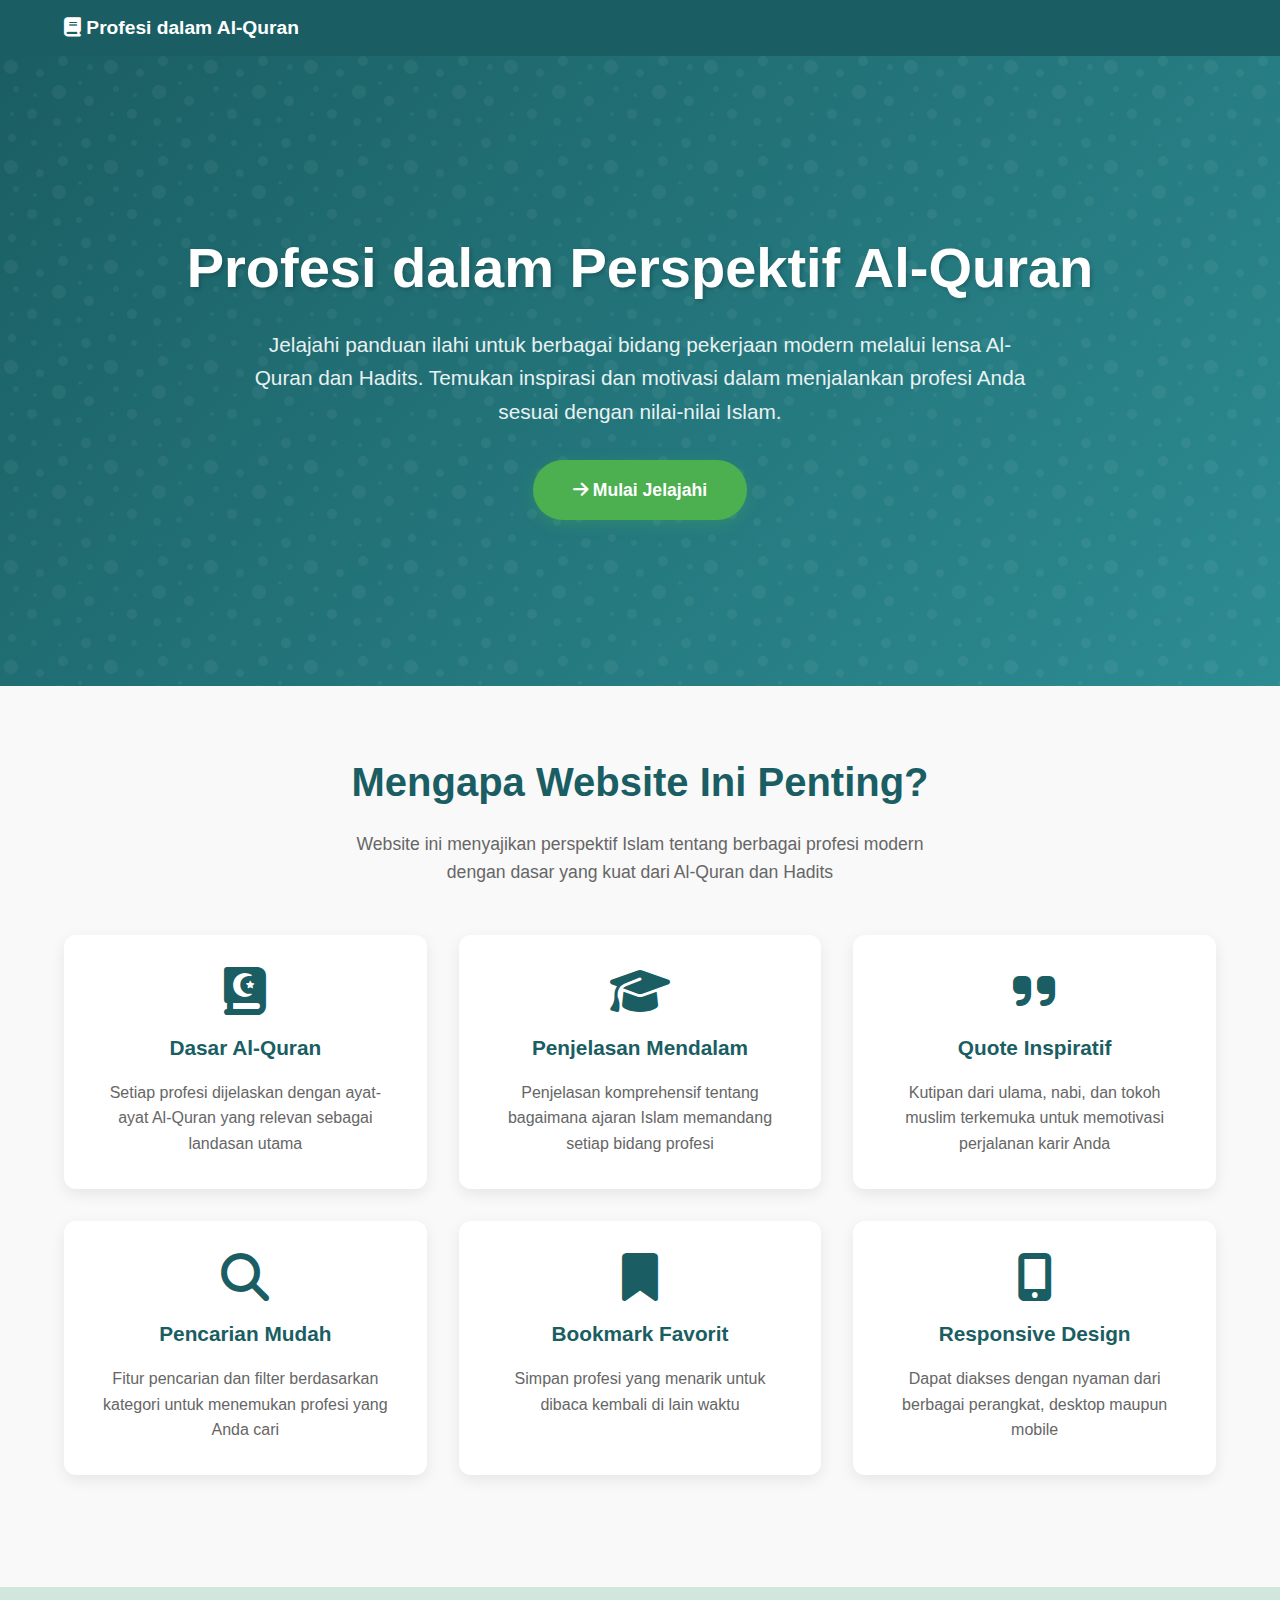
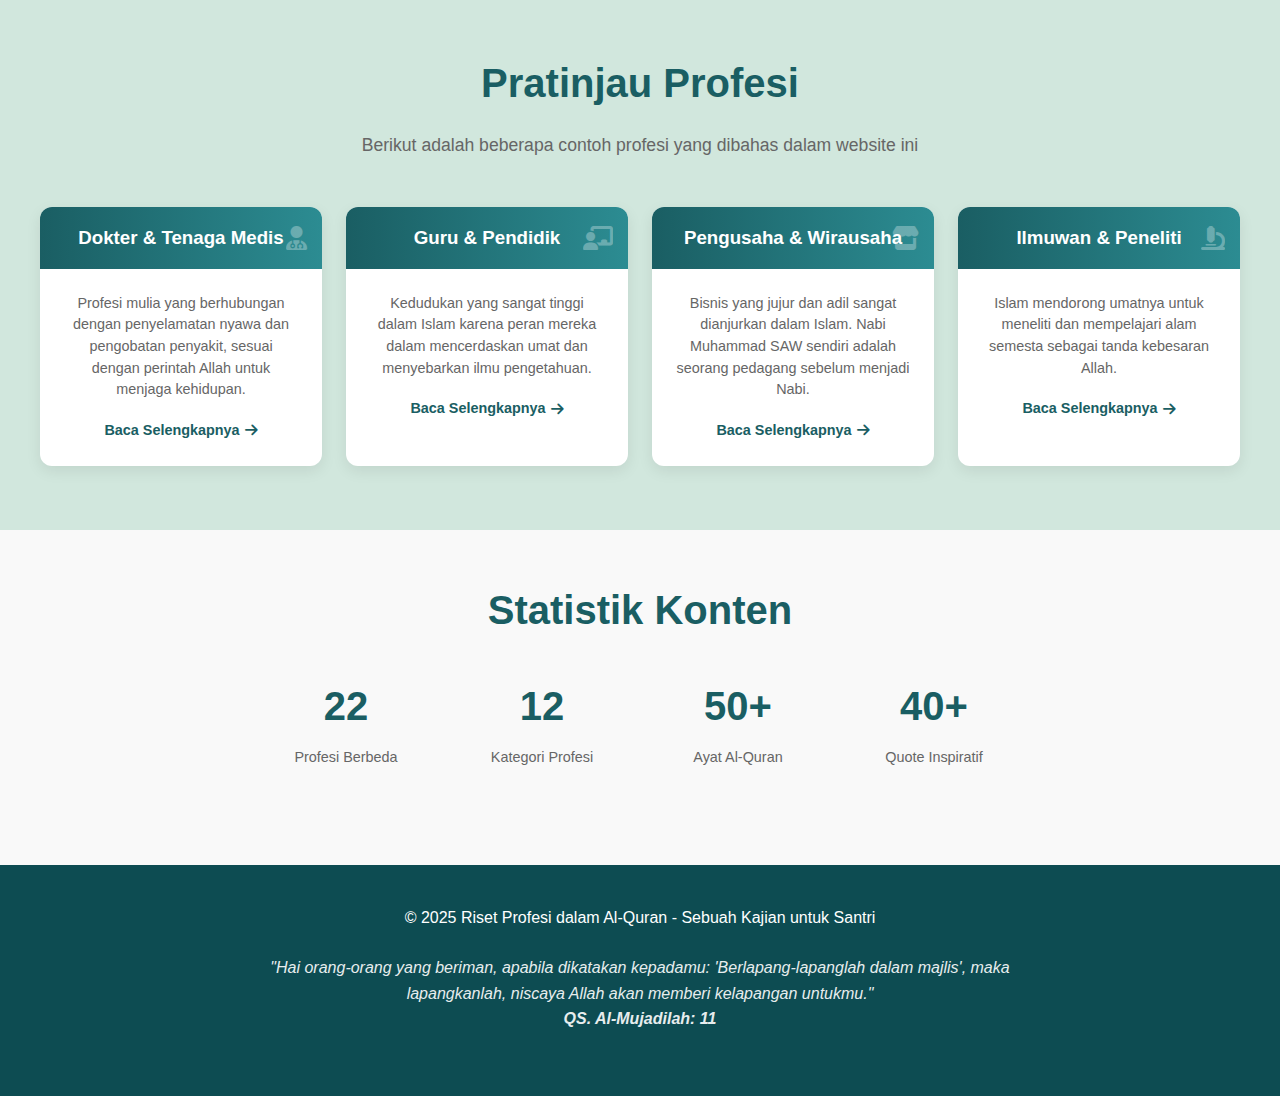
<file: index.html>
<!DOCTYPE html>
<html lang="id">

<head>
    <meta charset="UTF-8">
    <meta name="viewport" content="width=device-width, initial-scale=1.0">
    <title>Profesi dalam Perspektif Al-Quran</title>
    <link rel="shortcut icon" href="./download (1).jpg" type="image/x-icon">
    <link rel="stylesheet" href="https://cdnjs.cloudflare.com/ajax/libs/font-awesome/6.4.0/css/all.min.css">
    <style>
        :root {
            --primary-color: #1a5e63;
            --secondary-color: #d1e7dd;
            --accent-color: #4caf50;
            --text-color: #333;
            --light-text: #fff;
            --card-bg: #fff;
            --footer-bg: #0d4c52;
            --bookmark-color: #ffd700;
        }

        * {
            margin: 0;
            padding: 0;
            box-sizing: border-box;
            font-family: 'Segoe UI', Tahoma, Geneva, Verdana, sans-serif;
        }

        body {
            background-color: #f9f9f9;
            color: var(--text-color);
            line-height: 1.6;
            scroll-behavior: smooth;
        }

        .hero-section {
            background: linear-gradient(135deg, var(--primary-color), #2c8c92);
            color: var(--light-text);
            padding: 4rem 1.5rem;
            text-align: center;
            position: relative;
            overflow: hidden;
            min-height: 70vh;
            display: flex;
            align-items: center;
        }

        .hero-content {
            max-width: 1200px;
            margin: 0 auto;
            position: relative;
            z-index: 2;
        }

        .hero-pattern {
            position: absolute;
            top: 0;
            left: 0;
            right: 0;
            bottom: 0;
            opacity: 0.05;
            background-image: url("data:image/svg+xml,%3Csvg width='100' height='100' viewBox='0 0 100 100' xmlns='http://www.w3.org/2000/svg'%3E%3Cpath d='M11 18c3.866 0 7-3.134 7-7s-3.134-7-7-7-7 3.134-7 7 3.134 7 7 7zm48 25c3.866 0 7-3.134 7-7s-3.134-7-7-7-7 3.134-7 7 3.134 7 7 7zm-43-7c1.657 0 3-1.343 3-3s-1.343-3-3-3-3 1.343-3 3 1.343 3 3 3zm63 31c1.657 0 3-1.343 3-3s-1.343-3-3-3-3 1.343-3 3 1.343 3 3 3zM34 90c1.657 0 3-1.343 3-3s-1.343-3-3-3-3 1.343-3 3 1.343 3 3 3zm56-76c1.657 0 3-1.343 3-3s-1.343-3-3-3-3 1.343-3 3 1.343 3 3 3zM12 86c2.21 0 4-1.79 4-4s-1.79-4-4-4-4 1.79-4 4 1.79 4 4 4zm28-65c2.21 0 4-1.79 4-4s-1.79-4-4-4-4 1.79-4 4 1.79 4 4 4zm23-11c2.76 0 5-2.24 5-5s-2.24-5-5-5-5 2.24-5 5 2.24 5 5 5zm-6 60c2.21 0 4-1.79 4-4s-1.79-4-4-4-4 1.79-4 4 1.79 4 4 4zm29 22c2.76 0 5-2.24 5-5s-2.24-5-5-5-5 2.24-5 5 2.24 5 5 5zM32 63c2.76 0 5-2.24 5-5s-2.24-5-5-5-5 2.24-5 5 2.24 5 5 5zm57-13c2.76 0 5-2.24 5-5s-2.24-5-5-5-5 2.24-5 5 2.24 5 5 5zm-9-21c1.105 0 2-.895 2-2s-.895-2-2-2-2 .895-2 2 .895 2 2 2zM60 91c1.105 0 2-.895 2-2s-.895-2-2-2-2 .895-2 2 .895 2 2 2zM35 41c1.105 0 2-.895 2-2s-.895-2-2-2-2 .895-2 2 .895 2 2 2zM12 60c1.105 0 2-.895 2-2s-.895-2-2-2-2 .895-2 2 .895 2 2 2z' fill='%23ffffff' fill-rule='evenodd'/%3E%3C/svg%3E");
        }

        .hero-title {
            font-size: 3.5rem;
            margin-bottom: 1rem;
            text-shadow: 2px 2px 4px rgba(0, 0, 0, 0.2);
            animation: fadeInUp 1s ease-out;
        }

        .hero-subtitle {
            font-size: 1.3rem;
            margin-bottom: 2rem;
            opacity: 0.9;
            max-width: 800px;
            margin-left: auto;
            margin-right: auto;
            animation: fadeInUp 1s ease-out 0.2s both;
        }

        .cta-button {
            display: inline-block;
            padding: 1rem 2.5rem;
            background-color: var(--accent-color);
            color: white;
            text-decoration: none;
            border-radius: 50px;
            font-weight: 600;
            font-size: 1.1rem;
            transition: all 0.3s ease;
            box-shadow: 0 4px 15px rgba(76, 175, 80, 0.3);
            animation: fadeInUp 1s ease-out 0.4s both;
        }

        .cta-button:hover {
            background-color: #45a049;
            transform: translateY(-3px);
            box-shadow: 0 6px 20px rgba(76, 175, 80, 0.4);
        }

        .features-section {
            padding: 4rem 1.5rem;
            max-width: 1200px;
            margin: 0 auto;
        }

        .section-title {
            text-align: center;
            font-size: 2.5rem;
            color: var(--primary-color);
            margin-bottom: 1rem;
        }

        .section-subtitle {
            text-align: center;
            font-size: 1.1rem;
            color: #666;
            margin-bottom: 3rem;
            max-width: 600px;
            margin-left: auto;
            margin-right: auto;
        }

        .features-grid {
            display: grid;
            grid-template-columns: repeat(auto-fit, minmax(300px, 1fr));
            gap: 2rem;
            margin-bottom: 3rem;
        }

        .feature-card {
            background: var(--card-bg);
            padding: 2rem;
            border-radius: 12px;
            box-shadow: 0 5px 15px rgba(0, 0, 0, 0.08);
            text-align: center;
            transition: all 0.3s ease;
        }

        .feature-card:hover {
            transform: translateY(-5px);
            box-shadow: 0 10px 25px rgba(0, 0, 0, 0.15);
        }

        .feature-icon {
            font-size: 3rem;
            color: var(--primary-color);
            margin-bottom: 1rem;
        }

        .feature-title {
            font-size: 1.3rem;
            font-weight: 600;
            margin-bottom: 1rem;
            color: var(--primary-color);
        }

        .feature-description {
            color: #666;
            line-height: 1.6;
        }

        .preview-section {
            background-color: var(--secondary-color);
            padding: 4rem 1.5rem;
        }

        .preview-container {
            max-width: 1200px;
            margin: 0 auto;
            text-align: center;
        }

        .preview-cards {
            display: grid;
            grid-template-columns: repeat(auto-fit, minmax(280px, 1fr));
            gap: 1.5rem;
            margin-top: 2rem;
        }

        .preview-card {
            background: var(--card-bg);
            border-radius: 12px;
            overflow: hidden;
            box-shadow: 0 5px 15px rgba(0, 0, 0, 0.08);
            transition: all 0.3s ease;
        }

        .preview-card:hover {
            transform: translateY(-5px);
            box-shadow: 0 10px 25px rgba(0, 0, 0, 0.15);
        }

        .preview-header {
            background: linear-gradient(to right, var(--primary-color), #2c8c92);
            color: var(--light-text);
            padding: 1rem;
            position: relative;
        }

        .preview-icon {
            position: absolute;
            right: 15px;
            top: 50%;
            transform: translateY(-50%);
            font-size: 1.5rem;
            opacity: 0.3;
        }

        .preview-body {
            padding: 1.5rem;
        }

        .preview-title {
            font-size: 1.1rem;
            font-weight: 600;
            margin-bottom: 1rem;
            color: var(--primary-color);
        }

        .preview-text {
            font-size: 0.9rem;
            color: #666;
            line-height: 1.5;
            margin-bottom: 1rem;
        }

        .preview-link {
            color: var(--primary-color);
            text-decoration: none;
            font-weight: 600;
            font-size: 0.9rem;
            display: inline-flex;
            align-items: center;
            gap: 5px;
            transition: all 0.3s ease;
        }

        .preview-link:hover {
            color: var(--accent-color);
        }

        .stats-section {
            padding: 3rem 1.5rem;
            max-width: 800px;
            margin: 0 auto;
            text-align: center;
        }

        .stats-grid {
            display: grid;
            grid-template-columns: repeat(auto-fit, minmax(150px, 1fr));
            gap: 2rem;
            margin-top: 2rem;
        }

        .stat-item {
            text-align: center;
        }

        .stat-number {
            font-size: 2.5rem;
            font-weight: 700;
            color: var(--primary-color);
            display: block;
            margin-bottom: 0.5rem;
        }

        .stat-label {
            color: #666;
            font-size: 0.9rem;
        }

        footer {
            background-color: var(--footer-bg);
            color: var(--light-text);
            text-align: center;
            padding: 2.5rem;
            margin-top: 3rem;
        }

        .footer-content {
            max-width: 800px;
            margin: 0 auto;
        }

        .footer-quote {
            font-style: italic;
            margin: 1.5rem 0;
            padding: 0 1rem;
            opacity: 0.9;
        }

        @keyframes fadeInUp {
            from {
                opacity: 0;
                transform: translateY(30px);
            }
            to {
                opacity: 1;
                transform: translateY(0);
            }
        }

        @media (max-width: 768px) {
            .hero-title {
                font-size: 2.5rem;
            }

            .hero-subtitle {
                font-size: 1.1rem;
            }

            .features-grid {
                grid-template-columns: 1fr;
            }

            .preview-cards {
                grid-template-columns: 1fr;
            }

            .stats-grid {
                grid-template-columns: repeat(2, 1fr);
                gap: 1rem;
            }
        }

        @media (max-width: 480px) {
            .hero-section {
                padding: 3rem 1rem;
            }

            .hero-title {
                font-size: 2rem;
            }

            .cta-button {
                padding: 0.8rem 2rem;
                font-size: 1rem;
            }

            .section-title {
                font-size: 2rem;
            }
        }
    </style>
</head>

<body>
    <nav style="background: var(--primary-color); color: var(--light-text); padding: 0.8rem 0; box-shadow: 0 2px 8px rgba(0,0,0,0.07);">
        <div style="max-width:1200px; margin:0 auto; display:flex; align-items:center;">
            <div style="font-weight:700; font-size:1.2rem; text-align:left; margin-left: 1.5rem;">
                <i class="fas fa-book"></i> Profesi dalam Al-Quran
            </div>
        </div>
    </nav>

    <section class="hero-section">
        <div class="hero-pattern"></div>
        <div class="hero-content">
            <h1 class="hero-title">Profesi dalam Perspektif Al-Quran</h1>
            <p class="hero-subtitle">
                Jelajahi panduan ilahi untuk berbagai bidang pekerjaan modern melalui lensa Al-Quran dan Hadits.
                Temukan inspirasi dan motivasi dalam menjalankan profesi Anda sesuai dengan nilai-nilai Islam.
            </p>
            <a href="profesi-alquran.html" class="cta-button">
                <i class="fas fa-arrow-right"></i> Mulai Jelajahi
            </a>
        </div>
    </section>

    <section class="features-section">
        <h2 class="section-title">Mengapa Website Ini Penting?</h2>
        <p class="section-subtitle">
            Website ini menyajikan perspektif Islam tentang berbagai profesi modern dengan dasar yang kuat dari Al-Quran dan Hadits
        </p>

        <div class="features-grid">
            <div class="feature-card">
                <i class="fas fa-quran feature-icon"></i>
                <h3 class="feature-title">Dasar Al-Quran</h3>
                <p class="feature-description">
                    Setiap profesi dijelaskan dengan ayat-ayat Al-Quran yang relevan sebagai landasan utama
                </p>
            </div>

            <div class="feature-card">
                <i class="fas fa-graduation-cap feature-icon"></i>
                <h3 class="feature-title">Penjelasan Mendalam</h3>
                <p class="feature-description">
                    Penjelasan komprehensif tentang bagaimana ajaran Islam memandang setiap bidang profesi
                </p>
            </div>

            <div class="feature-card">
                <i class="fas fa-quote-right feature-icon"></i>
                <h3 class="feature-title">Quote Inspiratif</h3>
                <p class="feature-description">
                    Kutipan dari ulama, nabi, dan tokoh muslim terkemuka untuk memotivasi perjalanan karir Anda
                </p>
            </div>

            <div class="feature-card">
                <i class="fas fa-search feature-icon"></i>
                <h3 class="feature-title">Pencarian Mudah</h3>
                <p class="feature-description">
                    Fitur pencarian dan filter berdasarkan kategori untuk menemukan profesi yang Anda cari
                </p>
            </div>

            <div class="feature-card">
                <i class="fas fa-bookmark feature-icon"></i>
                <h3 class="feature-title">Bookmark Favorit</h3>
                <p class="feature-description">
                    Simpan profesi yang menarik untuk dibaca kembali di lain waktu
                </p>
            </div>

            <div class="feature-card">
                <i class="fas fa-mobile-alt feature-icon"></i>
                <h3 class="feature-title">Responsive Design</h3>
                <p class="feature-description">
                    Dapat diakses dengan nyaman dari berbagai perangkat, desktop maupun mobile
                </p>
            </div>
        </div>
    </section>

    <section class="preview-section">
        <div class="preview-container">
            <h2 class="section-title" style="color: var(--primary-color);">Pratinjau Profesi</h2>
            <p class="section-subtitle" style="color: #666;">
                Berikut adalah beberapa contoh profesi yang dibahas dalam website ini
            </p>

            <div class="preview-cards">
                <div class="preview-card">
                    <div class="preview-header">
                        <h3>Dokter & Tenaga Medis</h3>
                        <i class="fas fa-user-md preview-icon"></i>
                    </div>
                    <div class="preview-body">
                        <p class="preview-text">
                            Profesi mulia yang berhubungan dengan penyelamatan nyawa dan pengobatan penyakit, sesuai dengan perintah Allah untuk menjaga kehidupan.
                        </p>
                        <a href="profesi-alquran.html" class="preview-link">
                            Baca Selengkapnya <i class="fas fa-arrow-right"></i>
                        </a>
                    </div>
                </div>

                <div class="preview-card">
                    <div class="preview-header">
                        <h3>Guru & Pendidik</h3>
                        <i class="fas fa-chalkboard-teacher preview-icon"></i>
                    </div>
                    <div class="preview-body">
                        <p class="preview-text">
                            Kedudukan yang sangat tinggi dalam Islam karena peran mereka dalam mencerdaskan umat dan menyebarkan ilmu pengetahuan.
                        </p>
                        <a href="profesi-alquran.html" class="preview-link">
                            Baca Selengkapnya <i class="fas fa-arrow-right"></i>
                        </a>
                    </div>
                </div>

                <div class="preview-card">
                    <div class="preview-header">
                        <h3>Pengusaha & Wirausaha</h3>
                        <i class="fas fa-store preview-icon"></i>
                    </div>
                    <div class="preview-body">
                        <p class="preview-text">
                            Bisnis yang jujur dan adil sangat dianjurkan dalam Islam. Nabi Muhammad SAW sendiri adalah seorang pedagang sebelum menjadi Nabi.
                        </p>
                        <a href="profesi-alquran.html" class="preview-link">
                            Baca Selengkapnya <i class="fas fa-arrow-right"></i>
                        </a>
                    </div>
                </div>

                <div class="preview-card">
                    <div class="preview-header">
                        <h3>Ilmuwan & Peneliti</h3>
                        <i class="fas fa-microscope preview-icon"></i>
                    </div>
                    <div class="preview-body">
                        <p class="preview-text">
                            Islam mendorong umatnya untuk meneliti dan mempelajari alam semesta sebagai tanda kebesaran Allah.
                        </p>
                        <a href="profesi-alquran.html" class="preview-link">
                            Baca Selengkapnya <i class="fas fa-arrow-right"></i>
                        </a>
                    </div>
                </div>
            </div>
        </div>
    </section>

    <section class="stats-section">
        <h2 class="section-title" style="color: var(--primary-color);">Statistik Konten</h2>
        <div class="stats-grid">
            <div class="stat-item">
                <span class="stat-number">22</span>
                <div class="stat-label">Profesi Berbeda</div>
            </div>
            <div class="stat-item">
                <span class="stat-number">12</span>
                <div class="stat-label">Kategori Profesi</div>
            </div>
            <div class="stat-item">
                <span class="stat-number">50+</span>
                <div class="stat-label">Ayat Al-Quran</div>
            </div>
            <div class="stat-item">
                <span class="stat-number">40+</span>
                <div class="stat-label">Quote Inspiratif</div>
            </div>
        </div>
    </section>

    <footer>
        <div class="footer-content">
            <p>© 2025 Riset Profesi dalam Al-Quran - Sebuah Kajian untuk Santri</p>
            <p class="footer-quote">
                "Hai orang-orang yang beriman, apabila dikatakan kepadamu: 'Berlapang-lapanglah dalam majlis', maka lapangkanlah, niscaya Allah akan memberi kelapangan untukmu."
                <br><strong>QS. Al-Mujadilah: 11</strong>
            </p>
        </div>
    </footer>
</body>

</html>
</file>
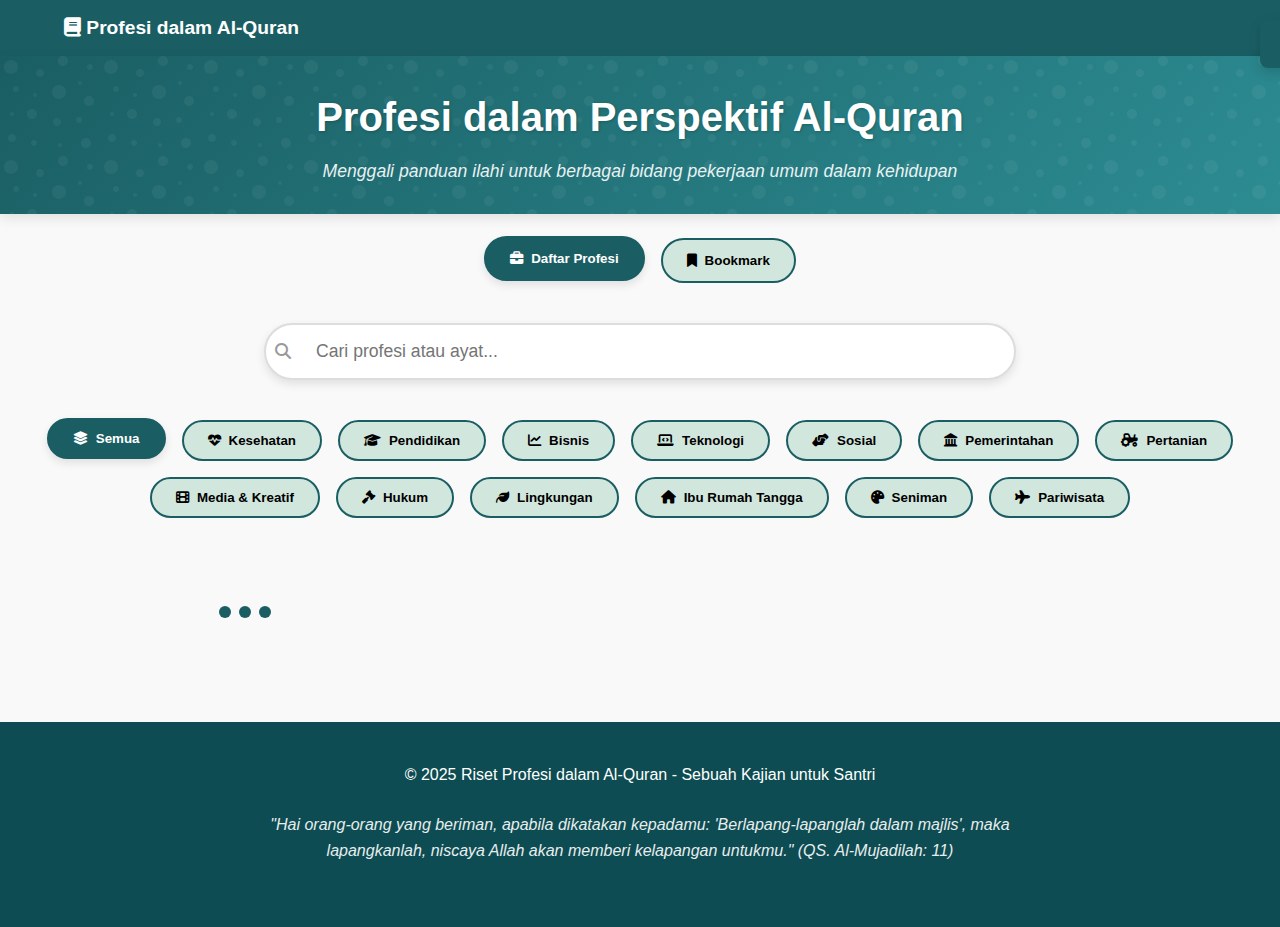
<file: profesi-alquran.html>
<!DOCTYPE html>
<html lang="id">

<head>
    <meta charset="UTF-8">
    <meta name="viewport" content="width=device-width, initial-scale=1.0">
    <title>Profesi dalam Perspektif Al-Quran</title>
    <link rel="shortcut icon" href="./download (1).jpg" type="image/x-icon">
    <link rel="stylesheet" href="https://cdnjs.cloudflare.com/ajax/libs/font-awesome/6.4.0/css/all.min.css">
    <link rel="stylesheet" href="style.css">
</head>

<body>
    <nav
        style="background: var(--primary-color); color: var(--light-text); padding: 0.8rem 0; box-shadow: 0 2px 8px rgba(0,0,0,0.07);">
        <div style="max-width:1200px; margin:0 auto; display:flex; align-items:center;">
            <a href="./index.html">
                <div style="font-weight:700; font-size:1.2rem; text-align:left; margin-left: 1.5rem;">
                    <i class="fas fa-book"></i> Profesi dalam Al-Quran
                </div>

            </a>
        </div>
    </nav>
    <header>
        <div class="header-pattern"></div>
        <div class="header-content">
            <h1>Profesi dalam Perspektif Al-Quran</h1>
            <p class="subtitle">Menggali panduan ilahi untuk berbagai bidang pekerjaan umum dalam kehidupan</p>
        </div>
    </header>

    <div class="nav-tabs">
        <button class="nav-tab active" data-tab="professions"><i class="fas fa-briefcase"></i> Daftar Profesi</button>
        <button class="nav-tab" data-tab="bookmarks"><i class="fas fa-bookmark"></i> Bookmark</button>
    </div>

    <div id="professionsTab">
        <div class="search-container">
            <i class="fas fa-search search-icon"></i>
            <input type="text" id="searchInput" placeholder="Cari profesi atau ayat...">
        </div>


        <div class="categories">
            <button class="category-btn active" data-category="all"><i class="fas fa-layer-group"></i> Semua</button>
            <button class="category-btn" data-category="kesehatan"><i class="fas fa-heartbeat"></i> Kesehatan</button>
            <button class="category-btn" data-category="pendidikan"><i class="fas fa-graduation-cap"></i>
                Pendidikan</button>
            <button class="category-btn" data-category="bisnis"><i class="fas fa-chart-line"></i> Bisnis</button>
            <button class="category-btn" data-category="teknologi"><i class="fas fa-laptop-code"></i> Teknologi</button>
            <button class="category-btn" data-category="sosial"><i class="fas fa-hands-helping"></i> Sosial</button>
            <button class="category-btn" data-category="pemerintahan"><i class="fas fa-landmark"></i>
                Pemerintahan</button>
            <button class="category-btn" data-category="pertanian"><i class="fas fa-tractor"></i> Pertanian</button>
            <button class="category-btn" data-category="media"><i class="fas fa-film"></i> Media & Kreatif</button>
            <button class="category-btn" data-category="hukum"><i class="fas fa-gavel"></i> Hukum</button>
            <button class="category-btn" data-category="lingkungan"><i class="fas fa-leaf"></i> Lingkungan</button>
            <button class="category-btn" data-category="ibu rumah tangga"><i class="fas fa-home"></i> Ibu Rumah
                Tangga</button>
            <button class="category-btn" data-category="seni budaya"><i class="fas fa-palette"></i> Seniman</button>
            <button class="category-btn" data-category="pariwisata"><i class="fas fa-plane"></i> Pariwisata</button>

        </div>

        <div class="result-count" id="resultCount"></div>

        <div class="profession-container" id="professionContainer">
            <div class="loading">
                <div class="loading-dots">
                    <div></div>
                    <div></div>
                    <div></div>
                </div>
            </div>
        </div>
    </div>

    <div id="bookmarksTab" class="hidden">
        <div class="bookmarks-container">
            <h2 style="text-align: center; margin-bottom: 1.5rem; color: var(--primary-color);"><i
                    class="fas fa-bookmark"></i> Profesi yang Dibookmark</h2>
            <div id="bookmarksList" class="profession-container" style="display: flex; flex-direction: column; align-items: center; justify-content: center;">
                <div class="bookmarks-placeholder" style="text-align: center;">
                    <i class="fas fa-bookmark" style="font-size: 3rem; margin-bottom: 1rem; color: #ccc;"></i>
                    <h3>Belum ada bookmark</h3>
                    <p>Klik ikon bookmark pada kartu profesi untuk menambahkannya ke sini</p>
                </div>
            </div>
        </div>
    </div>

    <footer>
        <div class="footer-content">
            <p>© 2025 Riset Profesi dalam Al-Quran - Sebuah Kajian untuk Santri</p>
            <p class="footer-quote">"Hai orang-orang yang beriman, apabila dikatakan kepadamu: 'Berlapang-lapanglah
                dalam majlis', maka lapangkanlah, niscaya Allah akan memberi kelapangan untukmu." (QS. Al-Mujadilah: 11)
            </p>
        </div>
    </footer>

    <div class="notification" id="notification">
        <i class="fas fa-check-circle"></i>
        <span id="notificationText"></span>
    </div>
    
</body>
<script src="./script.js"></script>
</html>
</file>
<file: style.css>
:root {
    --primary-color: #1a5e63;
    --secondary-color: #d1e7dd;
    --accent-color: #4caf50;
    --text-color: #333;
    --light-text: #fff;
    --card-bg: #fff;
    --footer-bg: #0d4c52;
    --bookmark-color: #ffd700;
}

* {
    margin: 0;
    padding: 0;
    box-sizing: border-box;
    font-family: 'Segoe UI', Tahoma, Geneva, Verdana, sans-serif;
}

body {
    background-color: #f9f9f9;
    color: var(--text-color);
    line-height: 1.6;
    scroll-behavior: smooth;
}

/* Remove underline and blue color from navigation link */
nav a {
    text-decoration: none;
    color: var(--light-text);
}

nav a:hover {
    color: var(--light-text);
}

header {
    background: linear-gradient(135deg, var(--primary-color), #2c8c92);
    color: var(--light-text);
    padding: 1.8rem;
    text-align: center;
    box-shadow: 0 4px 12px rgba(0, 0, 0, 0.1);
    position: relative;
    overflow: hidden;
}

.header-content {
    max-width: 1200px;
    margin: 0 auto;
    position: relative;
    z-index: 2;
}

.header-pattern {
    position: absolute;
    top: 0;
    left: 0;
    right: 0;
    bottom: 0;
    opacity: 0.05;
    background-image: url("data:image/svg+xml,%3Csvg width='100' height='100' viewBox='0 0 100 100' xmlns='http://www.w3.org/2000/svg'%3E%3Cpath d='M11 18c3.866 0 7-3.134 7-7s-3.134-7-7-7-7 3.134-7 7 3.134 7 7 7zm48 25c3.866 0 7-3.134 7-7s-3.134-7-7-7-7 3.134-7 7 3.134 7 7 7zm-43-7c1.657 0 3-1.343 3-3s-1.343-3-3-3-3 1.343-3 3 1.343 3 3 3zm63 31c1.657 0 3-1.343 3-3s-1.343-3-3-3-3 1.343-3 3 1.343 3 3 3zM34 90c1.657 0 3-1.343 3-3s-1.343-3-3-3-3 1.343-3 3 1.343 3 3 3zm56-76c1.657 0 3-1.343 3-3s-1.343-3-3-3-3 1.343-3 3 1.343 3 3 3zM12 86c2.21 0 4-1.79 4-4s-1.79-4-4-4-4 1.79-4 4 1.79 4 4 4zm28-65c2.21 0 4-1.79 4-4s-1.79-4-4-4-4 1.79-4 4 1.79 4 4 4zm23-11c2.76 0 5-2.24 5-5s-2.24-5-5-5-5 2.24-5 5 2.24 5 5 5zm-6 60c2.21 0 4-1.79 4-4s-1.79-4-4-4-4 1.79-4 4 1.79 4 4 4zm29 22c2.76 0 5-2.24 5-5s-2.24-5-5-5-5 2.24-5 5 2.24 5 5 5zM32 63c2.76 0 5-2.24 5-5s-2.24-5-5-5-5 2.24-5 5 2.24 5 5 5zm57-13c2.76 0 5-2.24 5-5s-2.24-5-5-5-5 2.24-5 5 2.24 5 5 5zm-9-21c1.105 0 2-.895 2-2s-.895-2-2-2-2 .895-2 2 .895 2 2 2zM60 91c1.105 0 2-.895 2-2s-.895-2-2-2-2 .895-2 2 .895 2 2 2zM35 41c1.105 0 2-.895 2-2s-.895-2-2-2-2 .895-2 2 .895 2 2 2zM12 60c1.105 0 2-.895 2-2s-.895-2-2-2-2 .895-2 2 .895 2 2 2z' fill='%23ffffff' fill-rule='evenodd'/%3E%3C/svg%3E");
}

h1 {
    margin-bottom: 0.5rem;
    font-size: 2.5rem;
    text-shadow: 1px 1px 3px rgba(0, 0, 0, 0.2);
}

.subtitle {
    font-style: italic;
    opacity: 0.9;
    max-width: 800px;
    margin: 0 auto;
    font-size: 1.1rem;
}

.nav-tabs {
    display: flex;
    justify-content: center;
    margin: 1.5rem 0;
    gap: 1rem;
    flex-wrap: wrap;
}

.nav-tab {
    padding: 0.8rem 1.5rem;
    background-color: var(--secondary-color);
    border: 2px solid var(--primary-color);
    border-radius: 30px;
    cursor: pointer;
    transition: all 0.3s;
    font-weight: 600;
    display: flex;
    align-items: center;
    gap: 8px;
}

.nav-tab:hover,
.nav-tab.active {
    background-color: var(--primary-color);
    color: var(--light-text);
    transform: translateY(-2px);
    box-shadow: 0 4px 8px rgba(0, 0, 0, 0.1);
}

.search-container {
    max-width: 800px;
    margin: 2.5rem auto;
    padding: 0 1.5rem;
    position: relative;
}

#searchInput {
    width: 100%;
    padding: 1rem 1.5rem;
    border: 2px solid #ddd;
    border-radius: 50px;
    font-size: 1.1rem;
    box-shadow: 0 4px 10px rgba(0, 0, 0, 0.1);
    transition: all 0.3s;
    padding-left: 50px;
}

#searchInput:focus {
    outline: none;
    border-color: var(--primary-color);
    box-shadow: 0 4px 12px rgba(26, 94, 99, 0.2);
}

.search-icon {
    position: absolute;
    left: 35px;
    top: 50%;
    transform: translateY(-50%);
    color: #999;
}

.categories {
    display: flex;
    flex-wrap: wrap;
    justify-content: center;
    gap: 1rem;
    margin: 2rem 0;
    padding: 0 1.5rem;
}

.category-btn {
    padding: 0.7rem 1.5rem;
    background-color: var(--secondary-color);
    border: 2px solid var(--primary-color);
    border-radius: 30px;
    cursor: pointer;
    transition: all 0.3s;
    font-weight: 600;
    display: flex;
    align-items: center;
    gap: 8px;
}

.category-btn:hover,
.category-btn.active {
    background-color: var(--primary-color);
    color: var(--light-text);
    transform: translateY(-2px);
    box-shadow: 0 4px 8px rgba(0, 0, 0, 0.1);
}

.profession-container {
    max-width: 1200px;
    margin: 0 auto;
    padding: 1.5rem;
    display: grid;
    grid-template-columns: repeat(auto-fill, minmax(350px, 1fr));
    gap: 2rem;
}

.profession-card {
    background-color: var(--card-bg);
    border-radius: 12px;
    overflow: hidden;
    box-shadow: 0 5px 15px rgba(0, 0, 0, 0.08);
    transition: all 0.3s ease;
    display: flex;
    flex-direction: column;
    height: 100%;
    position: relative;
}

.profession-card:hover {
    transform: translateY(-8px);
    box-shadow: 0 12px 20px rgba(0, 0, 0, 0.15);
}

.bookmark-btn {
    position: absolute;
    top: 15px;
    right: 15px;
    background: rgba(255, 255, 255, 0.9);
    border: none;
    border-radius: 50%;
    width: 40px;
    height: 40px;
    cursor: pointer;
    display: flex;
    align-items: center;
    justify-content: center;
    z-index: 10;
    transition: all 0.3s;
    box-shadow: 0 2px 5px rgba(0, 0, 0, 0.1);
}

.bookmark-btn:hover {
    background: white;
    transform: scale(1.1);
}

.bookmark-btn.bookmarked {
    color: var(--bookmark-color);
}

.card-header {
    background: linear-gradient(to right, var(--primary-color), #2c8c92);
    color: var(--light-text);
    padding: 1.5rem;
    position: relative;
}

.card-icon {
    position: absolute;
    right: 20px;
    top: 50%;
    transform: translateY(-50%);
    font-size: 2.2rem;
    opacity: 0.2;
}

.card-body {
    padding: 1.8rem;
    flex-grow: 1;
    display: flex;
    flex-direction: column;
}

.verse {
    background-color: var(--secondary-color);
    padding: 1.2rem;
    border-radius: 8px;
    margin-bottom: 1.2rem;
    font-style: italic;
    position: relative;
    border-left: 4px solid var(--primary-color);
}

.verse-reference {
    text-align: right;
    font-weight: bold;
    margin-top: 0.8rem;
    color: var(--primary-color);
    font-size: 0.9rem;
}

.quote-section {
    margin-top: 1.5rem;
    padding-top: 1.5rem;
    border-top: 1px dashed #ddd;
}

.quote-title {
    font-weight: bold;
    margin-bottom: 0.8rem;
    color: var(--primary-color);
    display: flex;
    align-items: center;
    gap: 8px;
}

.quote-box {
    background: #f8f9fa;
    padding: 1rem;
    border-radius: 8px;
    font-style: italic;
    position: relative;
    border-left: 3px solid var(--accent-color);
}

.quote-person {
    margin-top: 0.5rem;
    text-align: right;
    font-weight: 600;
    color: #666;
    font-size: 0.9rem;
}

.explanation {
    margin-top: 1.5rem;
    padding-top: 1.5rem;
    border-top: 1px dashed #ddd;
    font-size: 0.95rem;
    flex-grow: 1;
}

footer {
    background-color: var(--footer-bg);
    color: var(--light-text);
    text-align: center;
    padding: 2.5rem;
    margin-top: 3rem;
}

.footer-content {
    max-width: 800px;
    margin: 0 auto;
}

.footer-quote {
    font-style: italic;
    margin: 1.5rem 0;
    padding: 0 1rem;
    opacity: 0.9;
}

.result-count {
    text-align: center;
    margin: 1rem 0;
    font-weight: 600;
    color: var(--primary-color);
}

.bookmarks-container {
    max-width: 1200px;
    margin: 0 auto;
    padding: 1.5rem;
}

.bookmarks-placeholder {
    text-align: center;
    padding: 3rem;
    background-color: #f8f9fa;
    border-radius: 12px;
    color: #666;
}

.hidden {
    display: none;
}

.notification {
    position: fixed;
    top: 20px;
    right: 20px;
    padding: 1rem 1.5rem;
    background-color: var(--primary-color);
    color: white;
    border-radius: 8px;
    box-shadow: 0 4px 12px rgba(0, 0, 0, 0.15);
    transform: translateX(100%);
    transition: transform 0.3s ease;
    z-index: 1000;
    display: flex;
    align-items: center;
    gap: 10px;
}

.notification.show {
    transform: translateX(0);
}

.loading {
    display: flex;
    justify-content: center;
    padding: 2rem;
}

.loading-dots {
    display: flex;
    gap: 8px;
}

.loading-dots div {
    width: 12px;
    height: 12px;
    border-radius: 50%;
    background-color: var(--primary-color);
    animation: bounce 1.5s infinite ease-in-out;
}

.loading-dots div:nth-child(2) {
    animation-delay: 0.2s;
}

.loading-dots div:nth-child(3) {
    animation-delay: 0.4s;
}

@keyframes bounce {

    0%,
    100% {
        transform: translateY(0);
    }

    50% {
        transform: translateY(-10px);
    }
}

@media (max-width: 768px) {
    .profession-container {
        grid-template-columns: 1fr;
        padding: 1rem;
    }

    h1 {
        font-size: 2rem;
    }

    .categories,
    .nav-tabs {
        gap: 0.7rem;
    }

    .category-btn,
    .nav-tab {
        padding: 0.6rem 1.2rem;
        font-size: 0.9rem;
    }

    .notification {
        left: 20px;
        right: 20px;
        transform: translateY(-100px);
    }

    .notification.show {
        transform: translateY(0);
    }
}

@media (max-width: 480px) {
    header {
        padding: 1.5rem 1rem;
    }

    h1 {
        font-size: 1.8rem;
    }

    .subtitle {
        font-size: 1rem;
    }

    .search-container {
        margin: 1.5rem auto;
    }

    .category-btn,
    .nav-tab {
        padding: 0.5rem 1rem;
        font-size: 0.85rem;
    }

    .card-header {
        padding: 1.2rem;
    }

    .card-body {
        padding: 1.2rem;
    }
}

@media (max-width: 600px) {
    .categories {
        display: grid;
        grid-template-columns: 1fr 1fr;
        gap: 0.5rem;
    }

    .category-btn {
        width: 100%;
        justify-content: flex-start;
    }
}
</file>
